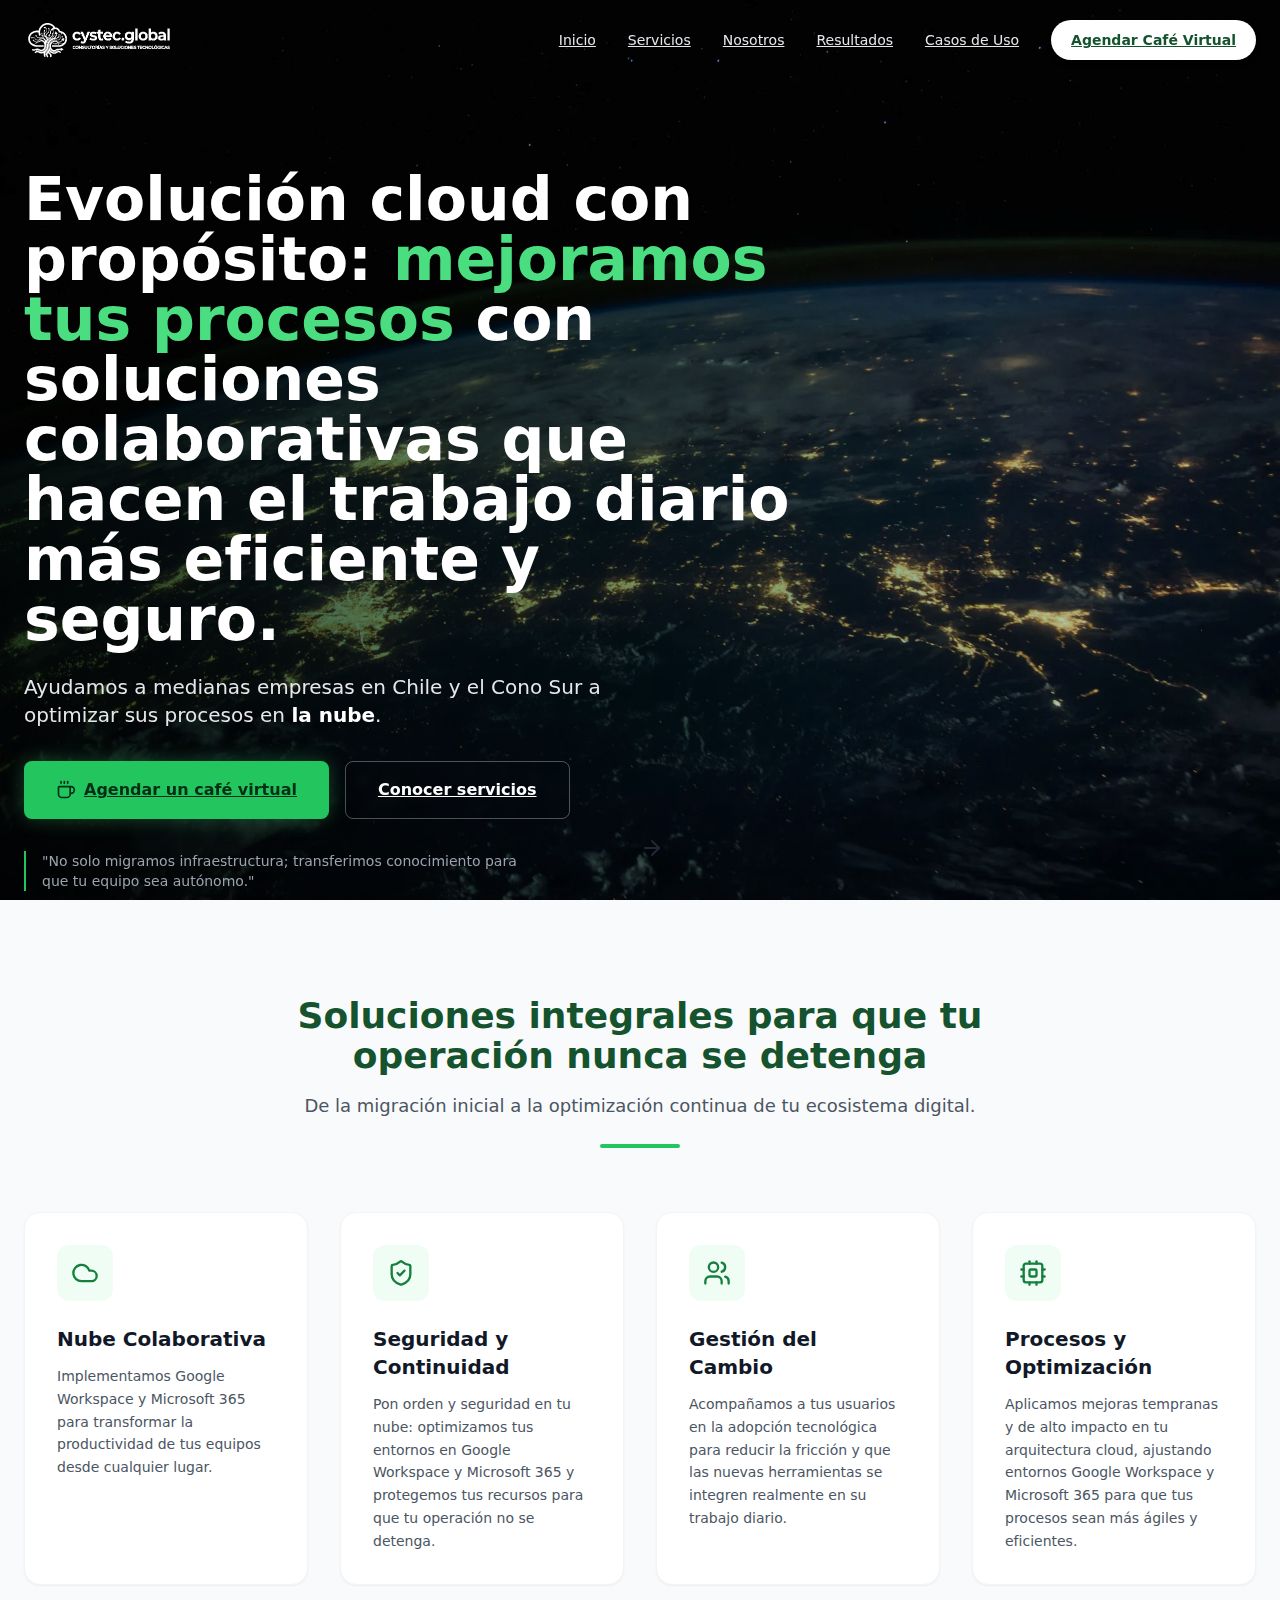
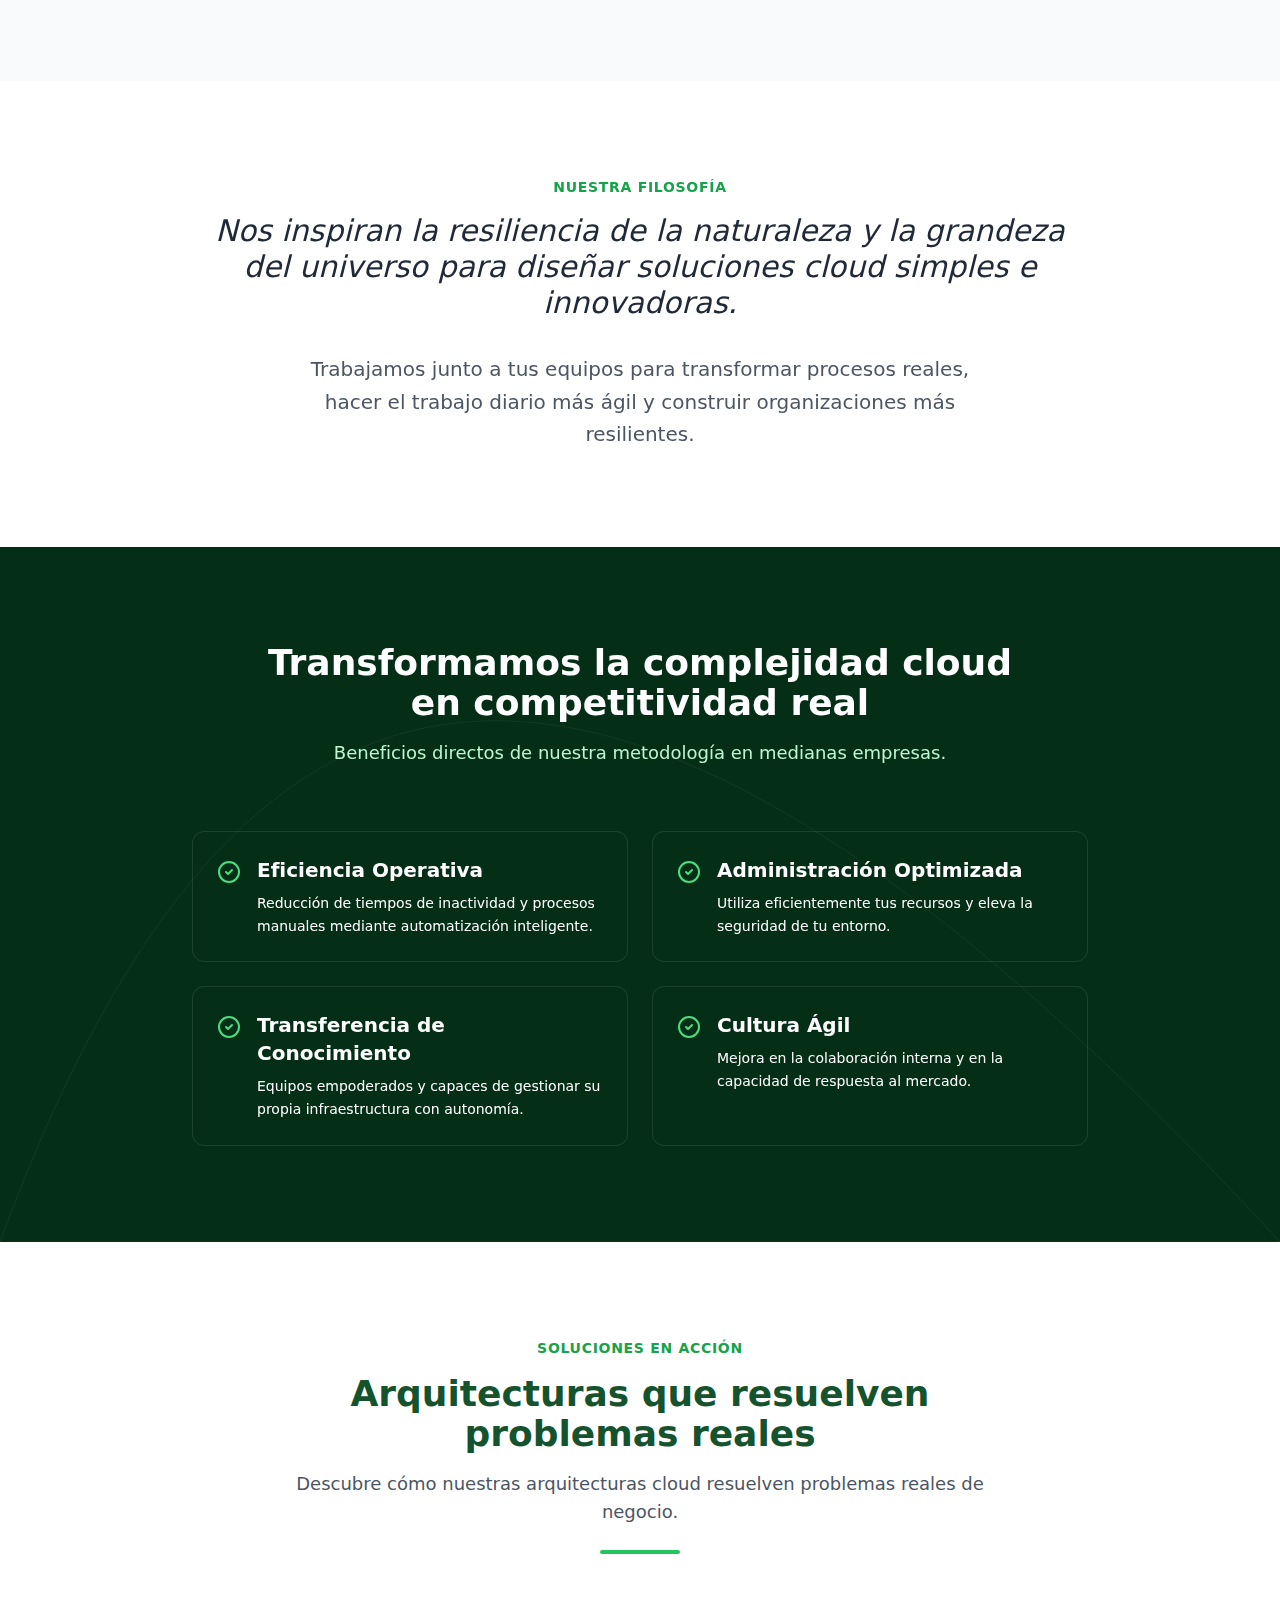
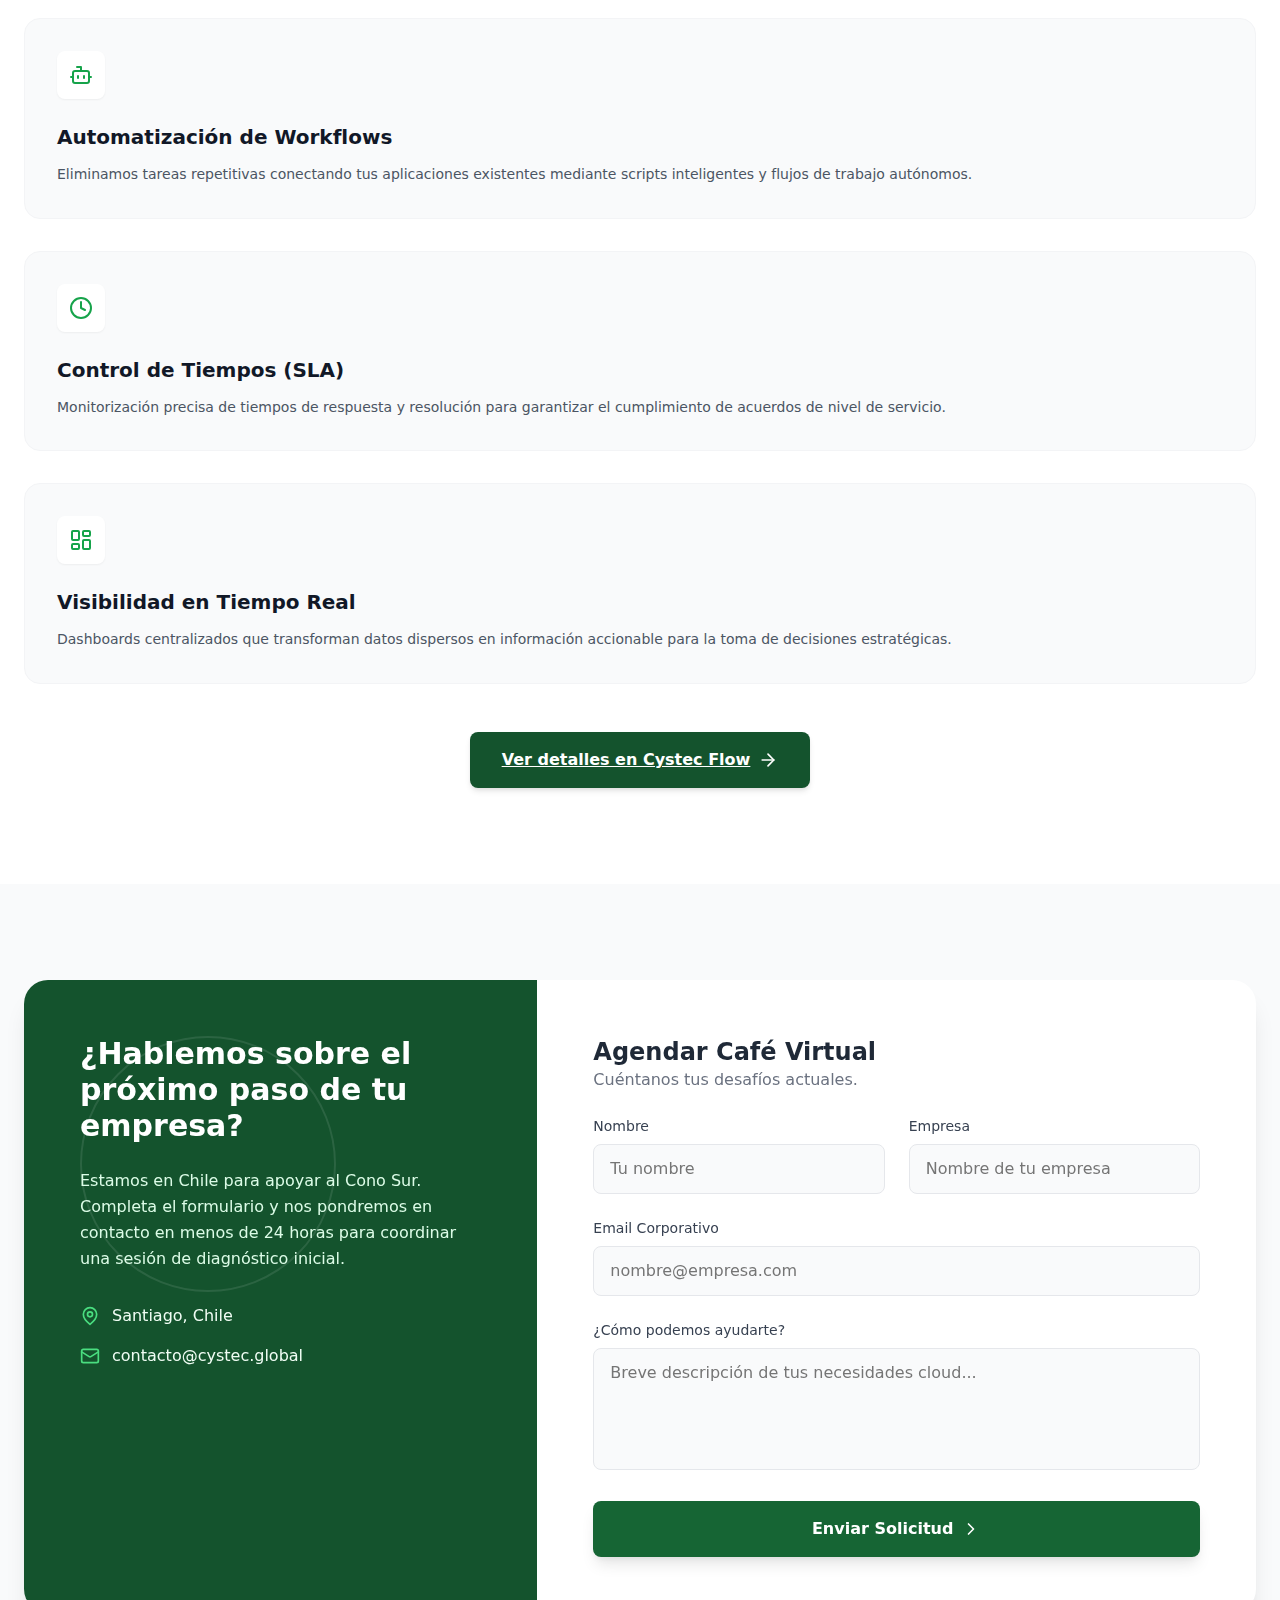
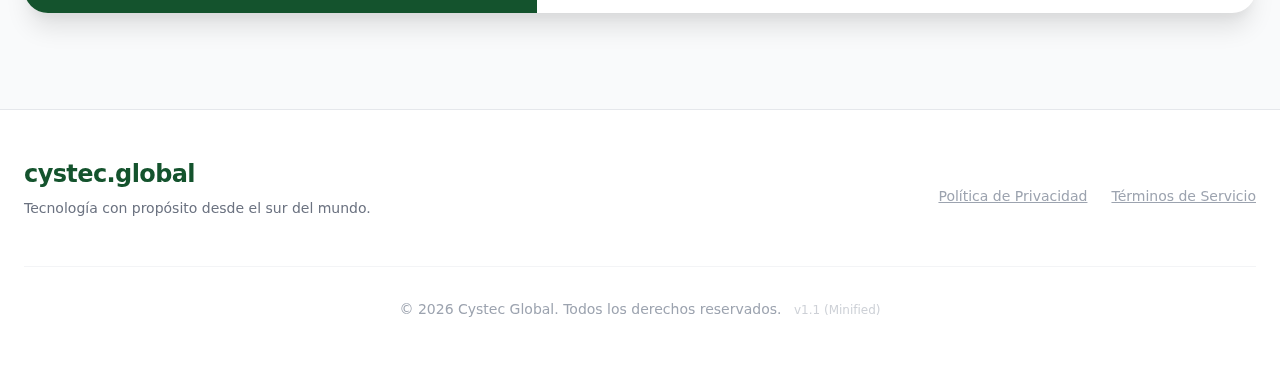
<file: index.html>
<!DOCTYPE html>
<html lang="es">

<head>
    <meta charset="UTF-8">
    <meta name="viewport" content="width=device-width, initial-scale=1.0">
    <title>cystec.global - Consultoría Cloud Estratégica</title>

    <!-- SEO Meta Tags -->
    <meta name="description"
        content="Consultoría Cloud Estratégica para empresas en Chile y Latam. Optimizamos Google Workspace, Microsoft 365 y procesos DevOps. Agenda tu café virtual.">
    <link rel="canonical" href="https://www.cystec.global/">

    <!-- Open Graph / Facebook -->
    <meta property="og:type" content="website">
    <meta property="og:url" content="https://www.cystec.global/">
    <meta property="og:title" content="Cystec Global - Evolución Cloud con Propósito">
    <meta property="og:description"
        content="Consultoría Cloud Estratégica para empresas en Chile y Latam. Optimizamos Google Workspace, Microsoft 365 y procesos DevOps. Agenda tu café virtual.">
    <meta property="og:image" content="https://www.cystec.global/hero-bg.webp">

    <!-- Twitter -->
    <meta property="twitter:card" content="summary_large_image">
    <meta property="twitter:url" content="https://www.cystec.global/">
    <meta property="twitter:title" content="Cystec Global - Evolución Cloud con Propósito">
    <meta property="twitter:description"
        content="Consultoría Cloud Estratégica para empresas en Chile y Latam. Optimizamos Google Workspace, Microsoft 365 y procesos DevOps. Agenda tu café virtual.">
    <meta property="twitter:image" content="https://cystec.global/hero-bg.webp">

    <!-- Favicon & Icons -->
    <link rel="icon" type="image/webp" href="im.webp">
    <link rel="apple-touch-icon" href="im.png">

    <!-- Tailwind CSS Compilado (Local) -->
    <link rel="stylesheet" href="assets/css/tailwind-compiled.css">

    <!-- Iconos Lucide (Local, versión estable v0.400.0) -->
    <script defer src="assets/js/lucide.min.js"></script>

    <style>
        /* Animaciones personalizadas */
        @keyframes fadeIn {
            from {
                opacity: 0;
                transform: translateY(-10px);
            }

            to {
                opacity: 1;
                transform: translateY(0);
            }
        }

        .animate-fadeIn {
            animation: fadeIn 0.3s ease-out forwards;
        }

        html {
            scroll-behavior: smooth;
        }

        /* Clase para volver blanco el logo (para fondo oscuro) */
        .filter-white {
            filter: brightness(0) invert(1);
        }
    </style>
</head>

<body class="font-sans text-gray-800 antialiased selection:bg-green-900 selection:text-white">

    <!-- --- NAVBAR --- -->
    <nav id="navbar" class="fixed w-full z-50 transition-all duration-300 py-5 bg-transparent">
        <div class="container mx-auto px-6 flex justify-between items-center">

            <!-- LOGOTIPO -->
            <a href="#" class="flex items-center gap-2 group">

                <!--
                     INSTRUCCIONES PARA TU LOGO:
                     1. Coloca tu archivo 'logotipo.png' en la misma carpeta que este archivo HTML.
                     2. Descomenta la etiqueta <img> de abajo.
                     3. Borra o comenta el <div id="temp-logo"> que está debajo.
                -->

                <img id="navbar-logo" src="logotipo.webp" alt="Cystec Global Logo"
                    class="h-10 w-auto object-contain filter-white transition-all duration-300">

                <!-- LOGO TEMPORAL (Borrar al usar imagen real) -->
                <!--
                <div id="temp-logo" class="w-8 h-8 rounded bg-gradient-to-br from-green-900 to-green-700 flex items-center justify-center text-white font-bold text-lg shadow-lg">
                    C
                </div>
                -->
                <!-- FIN LOGO TEMPORAL -->


            </a>

            <!-- Desktop Menu -->
            <div class="hidden md:flex items-center space-x-8">
                <a href="#inicio"
                    class="nav-link text-sm font-medium text-gray-200 hover:text-green-600 transition-colors">Inicio</a>
                <a href="#servicios"
                    class="nav-link text-sm font-medium text-gray-200 hover:text-green-600 transition-colors">Servicios</a>
                <a href="#nosotros"
                    class="nav-link text-sm font-medium text-gray-200 hover:text-green-600 transition-colors">Nosotros</a>
                <a href="#resultados"
                    class="nav-link text-sm font-medium text-gray-200 hover:text-green-600 transition-colors">Resultados</a>
                <a href="#casos"
                    class="nav-link text-sm font-medium text-gray-200 hover:text-green-600 transition-colors">Casos de
                    Uso</a>

                <a href="#contacto" id="cta-button"
                    class="px-5 py-2.5 rounded-full text-sm font-semibold transition-all shadow-md transform hover:-translate-y-0.5 bg-white text-green-900 hover:bg-gray-100">
                    Agendar Café Virtual
                </a>
            </div>

            <!-- Mobile Menu Button -->
            <button id="mobile-menu-btn" class="md:hidden focus:outline-none text-white">
                <i data-lucide="menu" class="w-7 h-7"></i>
            </button>
        </div>

        <!-- Mobile Menu Content -->
        <div id="mobile-menu"
            class="hidden md:hidden absolute top-full left-0 w-full bg-white shadow-xl border-t border-gray-100 flex flex-col p-6 space-y-4 animate-fadeIn">
            <a href="#inicio"
                class="mobile-link text-gray-800 font-medium py-2 hover:text-green-700 border-b border-gray-50">Inicio</a>
            <a href="#servicios"
                class="mobile-link text-gray-800 font-medium py-2 hover:text-green-700 border-b border-gray-50">Servicios</a>
            <a href="#nosotros"
                class="mobile-link text-gray-800 font-medium py-2 hover:text-green-700 border-b border-gray-50">Nosotros</a>
            <a href="#resultados"
                class="mobile-link text-gray-800 font-medium py-2 hover:text-green-700 border-b border-gray-50">Resultados</a>
            <a href="#casos"
                class="mobile-link text-gray-800 font-medium py-2 hover:text-green-700 border-b border-gray-50">Casos de
                Uso</a>
            <a href="#contacto"
                class="mobile-link w-full text-center bg-green-900 text-white py-3 rounded-lg font-semibold mt-4 hover:bg-green-800 transition-colors">
                Agendar Café Virtual
            </a>
        </div>
    </nav>

    <!-- --- HERO SECTION --- -->
    <header id="inicio" class="relative h-screen min-h-[700px] flex items-center justify-center overflow-hidden">
        <!-- Background Image with Overlay -->
        <div class="absolute inset-0 z-0">
            <!-- Imagen Tech/Cloud -->
            <img src="hero-bg.webp" alt="Infraestructura Cloud" class="w-full h-full object-cover">

            <!-- Gradient Overlay Suave -->
            <div
                class="absolute inset-0 bg-gradient-to-r from-green-950/90 via-green-900/60 to-green-900/20 mix-blend-multiply">
            </div>

            <!-- Noise texture (Local) -->
            <div class="absolute inset-0 opacity-10 mix-blend-overlay"
                style="background-image: url('assets/img/noise-texture.svg');"></div>
        </div>

        <div class="container mx-auto px-6 relative z-10 pt-32 md:pt-40">
            <div class="max-w-3xl">


                <!-- CONTENT: HERO_TITLE -->
                <h1 class="text-3xl md:text-6xl font-bold text-white leading-tight mb-6">
                    Evolución cloud con propósito: <br class="hidden md:block" />
                    <span class="text-green-400">mejoramos tus procesos</span> con soluciones colaborativas que hacen el
                    trabajo diario más eficiente y seguro.
                </h1>

                <!-- CONTENT: HERO_SUBTITLE -->
                <p class="text-lg md:text-xl text-gray-200 mb-8 leading-relaxed max-w-2xl">
                    Ayudamos a medianas empresas en Chile y el Cono Sur a optimizar sus procesos en <strong
                        class="text-white">la nube</strong>.
                </p>

                <div class="flex flex-col sm:flex-row gap-4">
                    <a href="#contacto"
                        class="flex items-center justify-center gap-2 px-8 py-4 bg-green-500 hover:bg-green-400 text-green-950 font-bold rounded-lg transition-all transform hover:scale-105 shadow-[0_0_20px_rgba(74,222,128,0.3)]">
                        <i data-lucide="coffee" class="w-5 h-5"></i>
                        Agendar un café virtual
                    </a>
                    <a href="#servicios"
                        class="flex items-center justify-center px-8 py-4 bg-transparent border border-white/30 hover:bg-white/10 text-white font-semibold rounded-lg transition-all backdrop-blur-sm">
                        Conocer servicios
                    </a>
                </div>

                <p class="mt-8 text-sm text-gray-400 max-w-lg border-l-2 border-green-500 pl-4">
                    "No solo migramos infraestructura; transferimos conocimiento para que tu equipo sea autónomo."
                </p>
            </div>
        </div>

        <!-- Scroll Indicator -->
        <div class="absolute bottom-10 left-1/2 transform -translate-x-1/2 animate-bounce text-white/50">
            <i data-lucide="arrow-right" class="w-6 h-6 rotate-90"></i>
        </div>
    </header>

    <!-- --- SERVICES SECTION --- -->
    <section id="servicios" class="py-24 bg-gray-50 relative">
        <div class="container mx-auto px-6">
            <div class="text-center max-w-3xl mx-auto mb-16">
                <h2 class="text-green-900 font-bold text-3xl md:text-4xl mb-4">Soluciones integrales para que tu
                    operación nunca se detenga</h2>
                <p class="text-gray-600 text-lg">De la migración inicial a la optimización continua de tu ecosistema
                    digital.</p>
                <div class="w-20 h-1 bg-green-500 mx-auto mt-6 rounded-full"></div>
            </div>

            <div class="grid md:grid-cols-2 lg:grid-cols-4 gap-8">
                <!-- Card 1 -->
                <div
                    class="bg-white p-8 rounded-2xl shadow-sm border border-gray-100 hover:shadow-xl hover:-translate-y-2 transition-all duration-300 group">
                    <div
                        class="w-14 h-14 bg-green-50 rounded-xl flex items-center justify-center text-green-700 mb-6 group-hover:bg-green-900 group-hover:text-green-400 transition-colors">
                        <i data-lucide="cloud" class="w-7 h-7"></i>
                    </div>
                    <!-- CONTENT: SERVICE_1 -->
                    <h3 class="text-xl font-bold text-gray-900 mb-3">Nube Colaborativa</h3>
                    <p class="text-gray-600 text-sm leading-relaxed">
                        Implementamos Google Workspace y Microsoft 365 para transformar la productividad de tus equipos
                        desde cualquier lugar.
                    </p>
                </div>

                <!-- Card 2 -->
                <div
                    class="bg-white p-8 rounded-2xl shadow-sm border border-gray-100 hover:shadow-xl hover:-translate-y-2 transition-all duration-300 group">
                    <div
                        class="w-14 h-14 bg-green-50 rounded-xl flex items-center justify-center text-green-700 mb-6 group-hover:bg-green-900 group-hover:text-green-400 transition-colors">
                        <i data-lucide="shield-check" class="w-7 h-7"></i>
                    </div>
                    <!-- CONTENT: SERVICE_2 -->
                    <h3 class="text-xl font-bold text-gray-900 mb-3">Seguridad y Continuidad</h3>
                    <p class="text-gray-600 text-sm leading-relaxed">
                        Pon orden y seguridad en tu nube: optimizamos tus entornos en Google Workspace y Microsoft 365 y
                        protegemos tus recursos para que tu operación no se detenga.
                    </p>
                </div>

                <!-- Card 3 -->
                <div
                    class="bg-white p-8 rounded-2xl shadow-sm border border-gray-100 hover:shadow-xl hover:-translate-y-2 transition-all duration-300 group">
                    <div
                        class="w-14 h-14 bg-green-50 rounded-xl flex items-center justify-center text-green-700 mb-6 group-hover:bg-green-900 group-hover:text-green-400 transition-colors">
                        <i data-lucide="users" class="w-7 h-7"></i>
                    </div>
                    <!-- CONTENT: SERVICE_3 -->
                    <h3 class="text-xl font-bold text-gray-900 mb-3">Gestión del Cambio</h3>
                    <p class="text-gray-600 text-sm leading-relaxed">
                        Acompañamos a tus usuarios en la adopción tecnológica para reducir la fricción y que las nuevas
                        herramientas se integren realmente en su trabajo diario.
                    </p>
                </div>

                <!-- Card 4 -->
                <div
                    class="bg-white p-8 rounded-2xl shadow-sm border border-gray-100 hover:shadow-xl hover:-translate-y-2 transition-all duration-300 group">
                    <div
                        class="w-14 h-14 bg-green-50 rounded-xl flex items-center justify-center text-green-700 mb-6 group-hover:bg-green-900 group-hover:text-green-400 transition-colors">
                        <i data-lucide="cpu" class="w-7 h-7"></i>
                    </div>
                    <!-- CONTENT: SERVICE_4 -->
                    <h3 class="text-xl font-bold text-gray-900 mb-3">Procesos y Optimización</h3>
                    <p class="text-gray-600 text-sm leading-relaxed">
                        Aplicamos mejoras tempranas y de alto impacto en tu arquitectura cloud, ajustando entornos
                        Google Workspace y Microsoft 365 para que tus procesos sean más ágiles y eficientes.
                    </p>
                </div>
            </div>
        </div>
    </section>

    <!-- --- ABOUT US (Philosophy) --- -->
    <section id="nosotros" class="py-24 bg-white overflow-hidden">
        <div class="container mx-auto px-6">
            <div class="container mx-auto px-6">
                <!-- CONTENT: NOSOTROS_BLOCK -->
                <div class="max-w-4xl mx-auto text-center">
                    <span class="text-green-600 font-bold tracking-wider text-sm uppercase mb-4 block">NUESTRA
                        FILOSOFÍA</span>

                    <h2 class="text-2xl md:text-3xl font-medium text-gray-800 mb-8 italic">
                        Nos inspiran la resiliencia de la naturaleza y la grandeza del universo para diseñar soluciones
                        cloud simples e innovadoras.
                    </h2>

                    <p class="text-xl text-gray-600 leading-relaxed max-w-2xl mx-auto">
                        Trabajamos junto a tus equipos para transformar procesos reales, hacer el trabajo diario más
                        ágil y construir organizaciones más resilientes.
                    </p>
                </div>
            </div>
        </div>
    </section>

    <!-- --- RESULTS SECTION --- -->
    <section id="resultados" class="py-24 bg-green-950 text-white relative">
        <div class="absolute inset-0 opacity-10 pointer-events-none overflow-hidden">
            <svg class="w-full h-full" viewBox="0 0 100 100" preserveAspectRatio="none">
                <path d="M0 100 C 20 0 50 0 100 100 Z" fill="none" stroke="white" vector-effect="non-scaling-stroke"
                    stroke-width="0.5" />
            </svg>
        </div>

        <div class="container mx-auto px-6 relative z-10">
            <div class="text-center max-w-3xl mx-auto mb-16">
                <h2 class="font-bold text-3xl md:text-4xl mb-4 text-white">Transformamos la complejidad cloud en
                    competitividad real</h2>
                <p class="text-green-200 text-lg">Beneficios directos de nuestra metodología en medianas empresas.</p>
            </div>

            <div class="grid md:grid-cols-2 gap-6 max-w-4xl mx-auto">
                <!-- Result Item 1 -->
                <div
                    class="flex items-start gap-4 p-6 bg-white/5 rounded-xl border border-white/10 hover:bg-white/10 transition-colors">
                    <div class="mt-1 flex-shrink-0">
                        <i data-lucide="check-circle-2" class="text-green-400 w-6 h-6"></i>
                    </div>
                    <div>
                        <h4 class="text-xl font-bold text-white mb-2">Eficiencia Operativa</h4>
                        <p class="text-green-100/80 text-sm leading-relaxed">Reducción de tiempos de inactividad y
                            procesos manuales mediante automatización inteligente.</p>
                    </div>
                </div>
                <!-- Result Item 2 -->
                <div
                    class="flex items-start gap-4 p-6 bg-white/5 rounded-xl border border-white/10 hover:bg-white/10 transition-colors">
                    <div class="mt-1 flex-shrink-0">
                        <i data-lucide="check-circle-2" class="text-green-400 w-6 h-6"></i>
                    </div>
                    <div>
                        <!-- CONTENT: RESULTS_ITEM_2 -->
                        <h4 class="text-xl font-bold text-white mb-2">Administración Optimizada</h4>
                        <p class="text-green-100/80 text-sm leading-relaxed">
                            Utiliza eficientemente tus recursos y eleva la seguridad de tu entorno.
                        </p>
                    </div>
                </div>
                <!-- Result Item 3 -->
                <div
                    class="flex items-start gap-4 p-6 bg-white/5 rounded-xl border border-white/10 hover:bg-white/10 transition-colors">
                    <div class="mt-1 flex-shrink-0">
                        <i data-lucide="check-circle-2" class="text-green-400 w-6 h-6"></i>
                    </div>
                    <div>
                        <h4 class="text-xl font-bold text-white mb-2">Transferencia de Conocimiento</h4>
                        <p class="text-green-100/80 text-sm leading-relaxed">Equipos empoderados y capaces de gestionar
                            su propia infraestructura con autonomía.</p>
                    </div>
                </div>
                <!-- Result Item 4 -->
                <div
                    class="flex items-start gap-4 p-6 bg-white/5 rounded-xl border border-white/10 hover:bg-white/10 transition-colors">
                    <div class="mt-1 flex-shrink-0">
                        <i data-lucide="check-circle-2" class="text-green-400 w-6 h-6"></i>
                    </div>
                    <div>
                        <h4 class="text-xl font-bold text-white mb-2">Cultura Ágil</h4>
                        <p class="text-green-100/80 text-sm leading-relaxed">Mejora en la colaboración interna y en la
                            capacidad de respuesta al mercado.</p>
                    </div>
                </div>
            </div>
        </div>
    </section>

    <!-- --- CASOS DE USO SECTION --- -->
    <section id="casos" class="py-24 bg-white relative scroll-mt-24">
        <div class="container mx-auto px-6">
            <div class="text-center max-w-3xl mx-auto mb-16">
                <span class="text-green-600 font-bold tracking-wider text-sm uppercase mb-4 block">Soluciones en
                    Acción</span>
                <h2 class="text-green-900 font-bold text-3xl md:text-4xl mb-4">Arquitecturas que resuelven problemas
                    reales</h2>
                <p class="text-gray-600 text-lg">Descubre cómo nuestras arquitecturas cloud resuelven problemas reales
                    de negocio.</p>
                <div class="w-20 h-1 bg-green-500 mx-auto mt-6 rounded-full"></div>
            </div>

            <div class="grid md:grid-cols-3 gap-8 mb-12">
                <!-- Card 1: Automatización -->
                <div
                    class="bg-gray-50 p-8 rounded-2xl border border-gray-100 hover:shadow-lg hover:-translate-y-1 transition-all duration-300">
                    <div
                        class="w-12 h-12 bg-white rounded-lg flex items-center justify-center text-green-600 mb-6 shadow-sm">
                        <i data-lucide="bot" class="w-6 h-6"></i>
                    </div>
                    <h3 class="text-xl font-bold text-gray-900 mb-3">Automatización de Workflows</h3>
                    <p class="text-gray-600 text-sm leading-relaxed">
                        Eliminamos tareas repetitivas conectando tus aplicaciones existentes mediante scripts
                        inteligentes y flujos de trabajo autónomos.
                    </p>
                </div>

                <!-- Card 2: Control de Tiempos -->
                <div
                    class="bg-gray-50 p-8 rounded-2xl border border-gray-100 hover:shadow-lg hover:-translate-y-1 transition-all duration-300">
                    <div
                        class="w-12 h-12 bg-white rounded-lg flex items-center justify-center text-green-600 mb-6 shadow-sm">
                        <i data-lucide="clock" class="w-6 h-6"></i>
                    </div>
                    <h3 class="text-xl font-bold text-gray-900 mb-3">Control de Tiempos (SLA)</h3>
                    <p class="text-gray-600 text-sm leading-relaxed">
                        Monitorización precisa de tiempos de respuesta y resolución para garantizar el cumplimiento de
                        acuerdos de nivel de servicio.
                    </p>
                </div>

                <!-- Card 3: Visibilidad -->
                <div
                    class="bg-gray-50 p-8 rounded-2xl border border-gray-100 hover:shadow-lg hover:-translate-y-1 transition-all duration-300">
                    <div
                        class="w-12 h-12 bg-white rounded-lg flex items-center justify-center text-green-600 mb-6 shadow-sm">
                        <i data-lucide="layout-dashboard" class="w-6 h-6"></i>
                    </div>
                    <h3 class="text-xl font-bold text-gray-900 mb-3">Visibilidad en Tiempo Real</h3>
                    <p class="text-gray-600 text-sm leading-relaxed">
                        Dashboards centralizados que transforman datos dispersos en información accionable para la toma
                        de decisiones estratégicas.
                    </p>
                </div>
            </div>

            <!-- CTA Button -->
            <div class="flex justify-center">
                <a href="https://flow.cystec.global/" target="_blank"
                    class="flex items-center gap-2 px-8 py-4 bg-green-900 hover:bg-green-800 text-white font-bold rounded-lg transition-all shadow-md hover:shadow-lg transform hover:-translate-y-1">
                    <span>Ver detalles en Cystec Flow</span>
                    <i data-lucide="arrow-right" class="w-5 h-5"></i>
                </a>
            </div>
        </div>
    </section>

    <!-- --- CONTACT SECTION --- -->
    <section id="contacto" class="py-24 bg-gray-50">
        <div class="container mx-auto px-6">
            <div class="bg-white rounded-3xl shadow-xl overflow-hidden flex flex-col md:flex-row">

                <!-- Contact Info -->
                <div
                    class="md:w-5/12 bg-green-900 p-10 md:p-14 text-white flex flex-col justify-between relative overflow-hidden">
                    <div
                        class="absolute inset-0 bg-[url('https://images.unsplash.com/photo-1558494949-ef526b0042a0?ixlib=rb-4.0.3&auto=format&fit=crop&w=1000&q=80')] opacity-25 mix-blend-hard-light bg-cover bg-center">
                    </div>

                    <div class="relative z-10">
                        <h3 class="text-2xl md:text-3xl font-bold mb-6">¿Hablemos sobre el próximo paso de tu empresa?
                        </h3>
                        <p class="text-green-100 mb-8 leading-relaxed">
                            Estamos en Chile para apoyar al Cono Sur. Completa el formulario y nos pondremos en contacto
                            en menos de 24 horas para coordinar una sesión de diagnóstico inicial.
                        </p>

                        <div class="space-y-4 text-green-50">
                            <div class="flex items-center gap-3">
                                <i data-lucide="map-pin" class="text-green-400 w-5 h-5"></i>
                                <span>Santiago, Chile</span>
                            </div>
                            <div class="flex items-center gap-3">
                                <i data-lucide="mail" class="text-green-400 w-5 h-5"></i>
                                <span>contacto@cystec.global</span>
                            </div>
                            <!-- REMOVED: LinkedIn Block as requested -->
                        </div>
                    </div>
                    <div class="absolute -bottom-20 -right-20 w-64 h-64 border-2 border-white/10 rounded-full"></div>
                </div>

                <!-- Form Side -->
                <div class="md:w-7/12 p-10 md:p-14 relative">

                    <!-- Contenedor del Mensaje de Éxito (Oculto por defecto) -->
                    <div id="success-message"
                        class="hidden h-full flex flex-col items-center justify-center text-center animate-fadeIn p-6">
                        <div class="w-20 h-20 bg-green-100 rounded-full flex items-center justify-center mb-6">
                            <i data-lucide="check-circle" class="text-green-600 w-10 h-10"></i>
                        </div>
                        <h3 class="text-2xl font-bold text-gray-900 mb-2">¡Mensaje Enviado!</h3>
                        <p class="text-gray-600 mb-8">
                            Gracias por contactarnos. Hemos recibido tu solicitud y te responderemos en menos de 24
                            horas.
                        </p>
                        <button onclick="resetForm()"
                            class="text-green-700 font-semibold hover:text-green-800 hover:underline">
                            Enviar otro mensaje
                        </button>
                    </div>

                    <!-- Formulario -->
                    <div id="form-container">
                        <div class="mb-6">
                            <h4 class="text-2xl font-bold text-gray-800">Agendar Café Virtual</h4>
                            <p class="text-gray-500">Cuéntanos tus desafíos actuales.</p>
                        </div>

                        <form id="contact-form" class="space-y-6">
                            <div class="grid md:grid-cols-2 gap-6">
                                <div>
                                    <label class="block text-sm font-medium text-gray-700 mb-2">Nombre</label>
                                    <input type="text" name="nombre" required
                                        class="w-full px-4 py-3 rounded-lg bg-gray-50 border border-gray-200 focus:border-green-500 focus:ring-2 focus:ring-green-200 outline-none transition-all"
                                        placeholder="Tu nombre">
                                </div>
                                <div>
                                    <label class="block text-sm font-medium text-gray-700 mb-2">Empresa</label>
                                    <input type="text" name="empresa" required
                                        class="w-full px-4 py-3 rounded-lg bg-gray-50 border border-gray-200 focus:border-green-500 focus:ring-2 focus:ring-green-200 outline-none transition-all"
                                        placeholder="Nombre de tu empresa">
                                </div>
                            </div>

                            <div>
                                <label class="block text-sm font-medium text-gray-700 mb-2">Email Corporativo</label>
                                <input type="email" name="email" required
                                    class="w-full px-4 py-3 rounded-lg bg-gray-50 border border-gray-200 focus:border-green-500 focus:ring-2 focus:ring-green-200 outline-none transition-all"
                                    placeholder="nombre@empresa.com">
                            </div>

                            <div>
                                <label class="block text-sm font-medium text-gray-700 mb-2">¿Cómo podemos
                                    ayudarte?</label>
                                <textarea rows="4" name="mensaje" required
                                    class="w-full px-4 py-3 rounded-lg bg-gray-50 border border-gray-200 focus:border-green-500 focus:ring-2 focus:ring-green-200 outline-none transition-all resize-none"
                                    placeholder="Breve descripción de tus necesidades cloud..."></textarea>
                            </div>

                            <div id="error-message"
                                class="hidden p-3 bg-red-50 text-red-700 rounded-lg text-sm border border-red-200">
                                Hubo un error al enviar el mensaje. Por favor intenta nuevamente.
                            </div>

                            <button type="submit" id="submit-btn"
                                class="w-full py-4 bg-green-800 hover:bg-green-700 text-white font-bold rounded-lg shadow-lg hover:shadow-xl transform hover:-translate-y-1 transition-all flex items-center justify-center gap-2">
                                <span>Enviar Solicitud</span>
                                <i data-lucide="chevron-right" class="w-5 h-5"></i>
                            </button>
                        </form>
                    </div>
                </div>

            </div>
        </div>
    </section>

    <!-- --- FOOTER --- -->
    <footer class="bg-white border-t border-gray-200 py-12">
        <div class="container mx-auto px-6">
            <div class="flex flex-col md:flex-row justify-between items-center">
                <div class="mb-4 md:mb-0">
                    <span class="text-2xl font-bold text-green-900 tracking-tight">
                        cystec<span class="font-light">.global</span>
                    </span>
                    <p class="text-gray-500 text-sm mt-2">Tecnología con propósito desde el sur del mundo.</p>
                </div>

                <div class="flex space-x-6">
                    <a href="#" class="text-gray-400 hover:text-green-700 transition-colors text-sm">Política de
                        Privacidad</a>
                    <a href="#" class="text-gray-400 hover:text-green-700 transition-colors text-sm">Términos de
                        Servicio</a>
                </div>
            </div>
            <div class="text-center mt-8 pt-8 border-t border-gray-100 text-gray-400 text-sm">
                &copy; <span id="year"></span> Cystec Global. Todos los derechos reservados. <span
                    class="opacity-50 text-xs ml-2">v1.1 (Minified)</span>
            </div>
        </div>
    </footer>

    <!-- --- JAVASCRIPT LOGIC --- -->
    <script>
        // --- CAPA 1: Inicialización Defensiva de Iconos ---
        // Esperar a que el DOM y scripts diferidos estén listos
        document.addEventListener('DOMContentLoaded', function () {
            // Dar un pequeño delay adicional para scripts defer
            setTimeout(function () {
                try {
                    if (typeof lucide !== 'undefined' && lucide.createIcons) {
                        lucide.createIcons();
                        console.log('✅ Lucide Icons initialized successfully');
                    } else {
                        console.warn('⚠️  Lucide library not loaded. Icons will be missing but site remains functional.');
                    }
                } catch (error) {
                    console.error('❌ Error initializing Lucide Icons:', error);
                    // El sitio CONTINÚA funcionando sin iconos
                }
            }, 50);
        });

        // --- CAPA 2: Lógica de Negocio Crítica (SIEMPRE SE EJECUTA) ---
        document.getElementById('year').textContent = new Date().getFullYear();

        // --- 2. Lógica del Navbar (Scroll y Menú Móvil) ---
        const navbar = document.getElementById('navbar');
        const mobileMenuBtn = document.getElementById('mobile-menu-btn');
        const mobileMenu = document.getElementById('mobile-menu');
        const mobileLinks = document.querySelectorAll('.mobile-link');
        const navLinks = document.querySelectorAll('.nav-link');
        const ctaButton = document.getElementById('cta-button');
        const navbarLogo = document.getElementById('navbar-logo');

        const menuIcon = mobileMenuBtn.querySelector('svg');

        // Función para actualizar el estilo del navbar al hacer scroll
        function updateNavbar() {
            if (window.scrollY > 50) {
                // Estado: Scrolled (Fondo blanco, texto oscuro)
                navbar.classList.add('bg-white', 'shadow-md', 'py-3');
                navbar.classList.remove('bg-transparent', 'py-5');



                navLinks.forEach(link => {
                    link.classList.remove('text-gray-200');
                    link.classList.add('text-gray-700');
                });

                ctaButton.classList.remove('bg-white', 'text-green-900', 'hover:bg-gray-100');
                ctaButton.classList.add('bg-green-900', 'text-white', 'hover:bg-green-800');

                mobileMenuBtn.classList.remove('text-white');
                mobileMenuBtn.classList.add('text-gray-800');
                // Logo: Volver a original (color)
                if (navbarLogo) navbarLogo.classList.remove('filter-white');

            } else {
                // Estado: Top (Transparente, texto blanco)
                navbar.classList.remove('bg-white', 'shadow-md', 'py-3');
                navbar.classList.add('bg-transparent', 'py-5');



                navLinks.forEach(link => {
                    link.classList.add('text-gray-200');
                    link.classList.remove('text-gray-700');
                });

                ctaButton.classList.add('bg-white', 'text-green-900', 'hover:bg-gray-100');
                ctaButton.classList.remove('bg-green-900', 'text-white', 'hover:bg-green-800');

                mobileMenuBtn.classList.add('text-white');
                mobileMenuBtn.classList.remove('text-gray-800');
                // Logo: Volver a blanco (filtro)
                if (navbarLogo) navbarLogo.classList.add('filter-white');

            }
        }

        window.addEventListener('scroll', updateNavbar);
        updateNavbar(); // Ejecutar al cargar

        // Toggle Menú Móvil
        mobileMenuBtn.addEventListener('click', () => {
            mobileMenu.classList.toggle('hidden');
        });

        // Cerrar menú al hacer click en un link
        mobileLinks.forEach(link => {
            link.addEventListener('click', () => {
                mobileMenu.classList.add('hidden');
            });
        });

        // --- 3. Lógica del Formulario (Formspree AJAX) ---

        // Endpoint de Formspree en producción
        const FORMSPREE_ENDPOINT = 'https://formspree.io/f/xpqdlbjb';

        const form = document.getElementById('contact-form');
        const formContainer = document.getElementById('form-container');
        const successMessage = document.getElementById('success-message');
        const errorMessage = document.getElementById('error-message');
        const submitBtn = document.getElementById('submit-btn');
        const originalBtnContent = submitBtn.innerHTML;

        form.addEventListener('submit', async function (e) {
            e.preventDefault();

            // Estado: Enviando
            submitBtn.disabled = true;
            submitBtn.innerHTML = `
                <i data-lucide="loader-2" class="w-5 h-5 animate-spin"></i>
                <span>Enviando...</span>
            `;

            // Re-renderizar icono de carga (con protección)
            try {
                if (typeof lucide !== 'undefined' && lucide.createIcons) {
                    lucide.createIcons();
                }
            } catch (e) {
                console.warn('Icon re-render failed, continuing anyway');
            }

            const formData = new FormData(form);
            const data = Object.fromEntries(formData.entries());

            try {
                const response = await fetch(FORMSPREE_ENDPOINT, {
                    method: 'POST',
                    headers: {
                        'Content-Type': 'application/json'
                    },
                    body: JSON.stringify(data)
                });

                if (response.ok) {
                    // Éxito
                    formContainer.classList.add('hidden');
                    successMessage.classList.remove('hidden');
                    form.reset();
                } else {
                    throw new Error('Error en el envío');
                }
            } catch (error) {
                // Error
                errorMessage.classList.remove('hidden');
                setTimeout(() => errorMessage.classList.add('hidden'), 5000);
            } finally {
                // Restaurar botón
                submitBtn.disabled = false;
                submitBtn.innerHTML = originalBtnContent;

                // Restaurar iconos del botón (con protección)
                try {
                    if (typeof lucide !== 'undefined' && lucide.createIcons) {
                        lucide.createIcons();
                    }
                } catch (e) {
                    console.warn('Icon restore failed, continuing anyway');
                }
            }
        });

        function resetForm() {
            successMessage.classList.add('hidden');
            formContainer.classList.remove('hidden');
        }

    </script>
</body>

</html>
</file>
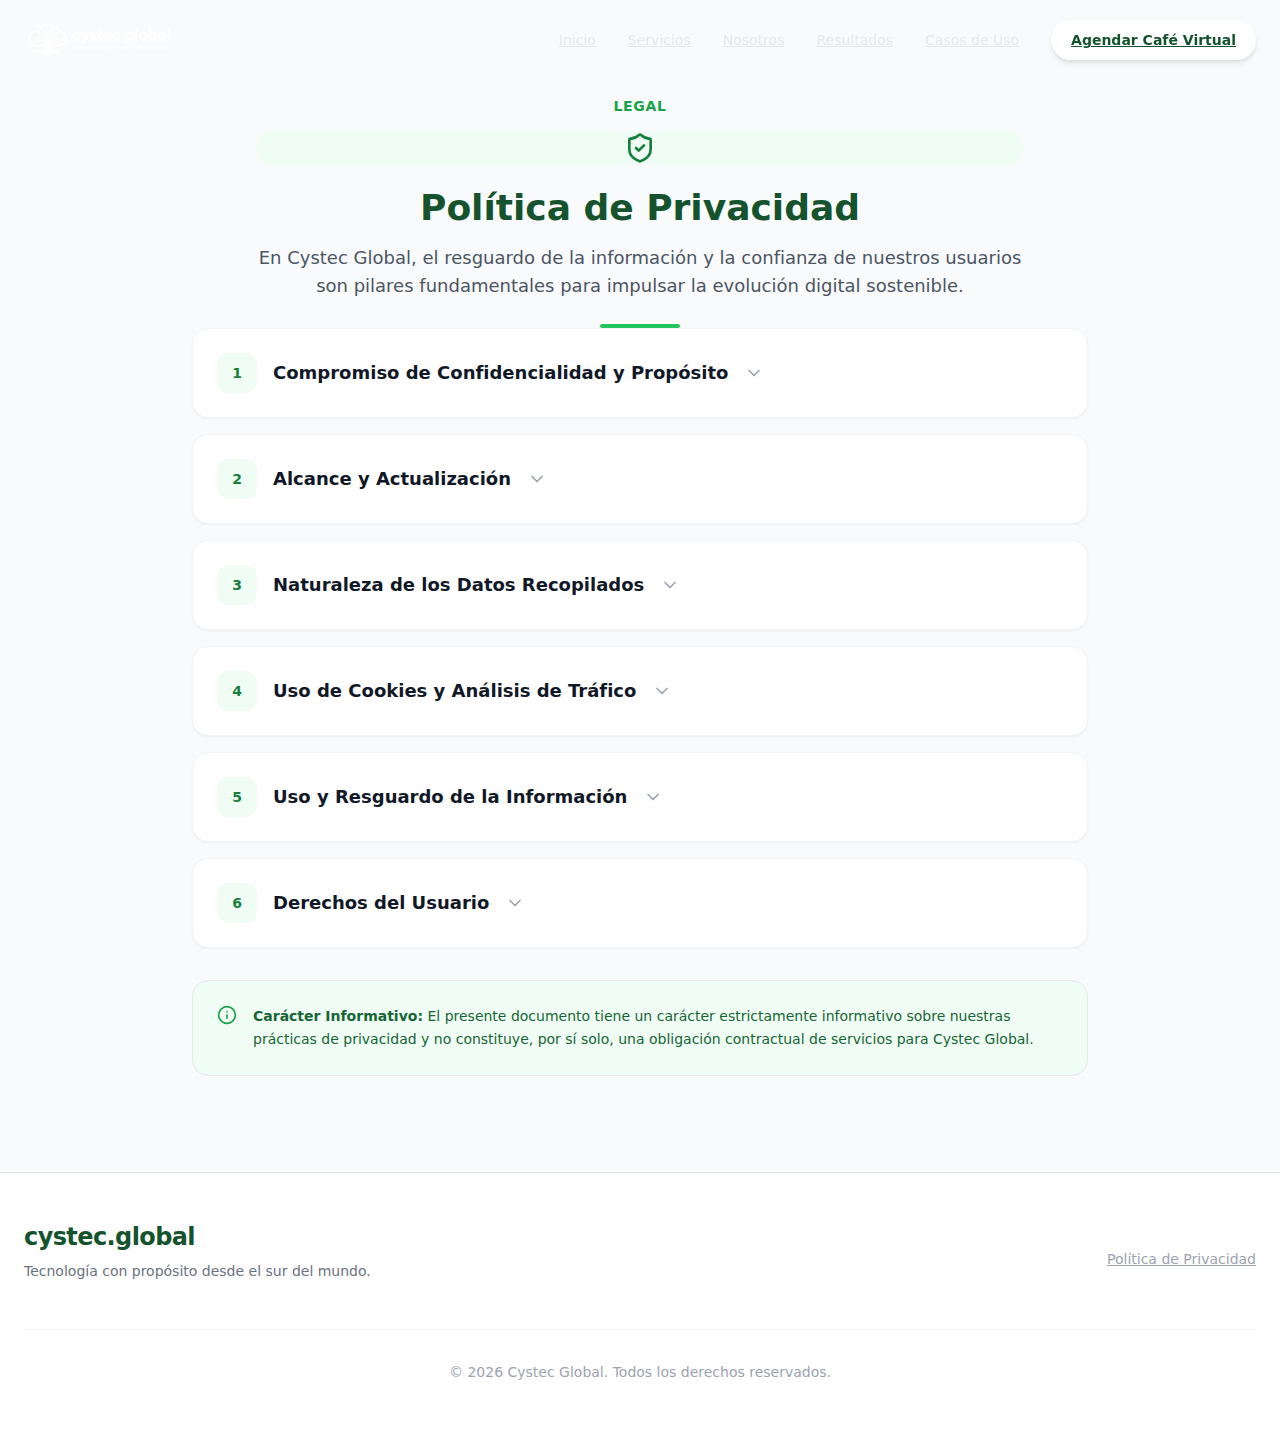
<file: politica-privacidad.html>
<!DOCTYPE html>
<html lang="es">

<head>
    <meta charset="UTF-8">
    <meta name="viewport" content="width=device-width, initial-scale=1.0">
    <title>Política de Privacidad - Cystec Global</title>

    <!-- SEO Meta Tags -->
    <meta name="description"
        content="Consultoría Cloud Estratégica para empresas en Chile y Latam. Optimizamos Google Workspace, Microsoft 365 y procesos DevOps. Agenda tu café virtual.">
    <link rel="canonical" href="https://www.cystec.global/">

    <!-- Open Graph / Facebook -->
    <meta property="og:type" content="website">
    <meta property="og:url" content="https://www.cystec.global/">
    <meta property="og:title" content="Cystec Global - Evolución Cloud con Propósito">
    <meta property="og:description"
        content="Consultoría Cloud Estratégica para empresas en Chile y Latam. Optimizamos Google Workspace, Microsoft 365 y procesos DevOps. Agenda tu café virtual.">
    <meta property="og:image" content="https://www.cystec.global/hero-bg.webp">

    <!-- Twitter -->
    <meta property="twitter:card" content="summary_large_image">
    <meta property="twitter:url" content="https://www.cystec.global/">
    <meta property="twitter:title" content="Cystec Global - Evolución Cloud con Propósito">
    <meta property="twitter:description"
        content="Consultoría Cloud Estratégica para empresas en Chile y Latam. Optimizamos Google Workspace, Microsoft 365 y procesos DevOps. Agenda tu café virtual.">
    <meta property="twitter:image" content="https://cystec.global/hero-bg.webp">

    <!-- Favicon & Icons -->
    <link rel="icon" type="image/webp" href="im.webp">
    <link rel="apple-touch-icon" href="im.png">

    <!-- Tailwind CSS Compilado (Local) -->
    <link rel="stylesheet" href="assets/css/tailwind-compiled.css">

    <!-- Iconos Lucide (Local, versión estable v0.400.0) -->
    <script defer src="assets/js/lucide.min.js"></script>

    <style>
        /* Animaciones personalizadas */
        @keyframes fadeIn {
            from {
                opacity: 0;
                transform: translateY(-10px);
            }

            to {
                opacity: 1;
                transform: translateY(0);
            }
        }

        .animate-fadeIn {
            animation: fadeIn 0.3s ease-out forwards;
        }

        html {
            scroll-behavior: smooth;
        }

        /* Clase para volver blanco el logo (para fondo oscuro) */
        .filter-white {
            filter: brightness(0) invert(1);
        }
    </style>
</head>

<body class="font-sans text-gray-800 antialiased selection:bg-green-900 selection:text-white">

    <!-- --- NAVBAR --- -->
    <nav id="navbar" class="fixed w-full z-50 transition-all duration-300 py-5 bg-transparent">
        <div class="container mx-auto px-6 flex justify-between items-center">

            <!-- LOGOTIPO -->
            <a href="#" class="flex items-center gap-2 group">

                <!--
                     INSTRUCCIONES PARA TU LOGO:
                     1. Coloca tu archivo 'logotipo.png' en la misma carpeta que este archivo HTML.
                     2. Descomenta la etiqueta <img> de abajo.
                     3. Borra o comenta el <div id="temp-logo"> que está debajo.
                -->

                <img id="navbar-logo" src="logotipo.webp" alt="Cystec Global Logo"
                    class="h-10 w-auto object-contain filter-white transition-all duration-300">

                <!-- LOGO TEMPORAL (Borrar al usar imagen real) -->
                <!--
                <div id="temp-logo" class="w-8 h-8 rounded bg-gradient-to-br from-green-900 to-green-700 flex items-center justify-center text-white font-bold text-lg shadow-lg">
                    C
                </div>
                -->
                <!-- FIN LOGO TEMPORAL -->


            </a>

            <!-- Desktop Menu -->
            <div class="hidden md:flex items-center space-x-8">
                <a href="index.html#inicio"
                    class="nav-link text-sm font-medium text-gray-200 hover:text-green-600 transition-colors">Inicio</a>
                <a href="index.html#servicios"
                    class="nav-link text-sm font-medium text-gray-200 hover:text-green-600 transition-colors">Servicios</a>
                <a href="index.html#nosotros"
                    class="nav-link text-sm font-medium text-gray-200 hover:text-green-600 transition-colors">Nosotros</a>
                <a href="index.html#resultados"
                    class="nav-link text-sm font-medium text-gray-200 hover:text-green-600 transition-colors">Resultados</a>
                <a href="index.html#casos"
                    class="nav-link text-sm font-medium text-gray-200 hover:text-green-600 transition-colors">Casos de
                    Uso</a>

                <a href="index.html#contacto" id="cta-button"
                    class="px-5 py-2.5 rounded-full text-sm font-semibold transition-all shadow-md transform hover:-translate-y-0.5 bg-white text-green-900 hover:bg-gray-100">
                    Agendar Café Virtual
                </a>
            </div>

            <!-- Mobile Menu Button -->
            <button id="mobile-menu-btn" class="md:hidden focus:outline-none text-white">
                <i data-lucide="menu" class="w-7 h-7"></i>
            </button>
        </div>

        <!-- Mobile Menu Content -->
        <div id="mobile-menu"
            class="hidden md:hidden absolute top-full left-0 w-full bg-white shadow-xl border-t border-gray-100 flex flex-col p-6 space-y-4 animate-fadeIn">
            <a href="index.html#inicio"
                class="mobile-link text-gray-800 font-medium py-2 hover:text-green-700 border-b border-gray-50">Inicio</a>
            <a href="index.html#servicios"
                class="mobile-link text-gray-800 font-medium py-2 hover:text-green-700 border-b border-gray-50">Servicios</a>
            <a href="index.html#nosotros"
                class="mobile-link text-gray-800 font-medium py-2 hover:text-green-700 border-b border-gray-50">Nosotros</a>
            <a href="index.html#resultados"
                class="mobile-link text-gray-800 font-medium py-2 hover:text-green-700 border-b border-gray-50">Resultados</a>
            <a href="index.html#casos"
                class="mobile-link text-gray-800 font-medium py-2 hover:text-green-700 border-b border-gray-50">Casos de
                Uso</a>
            <a href="index.html#contacto"
                class="mobile-link w-full text-center bg-green-900 text-white py-3 rounded-lg font-semibold mt-4 hover:bg-green-800 transition-colors">
                Agendar Café Virtual
            </a>
        </div>
    </nav>

    <!-- --- POLÍTICA DE PRIVACIDAD --- -->
    <section id="politica-privacidad" class="py-24 bg-gray-50 scroll-mt-24">
        <div class="container mx-auto px-6">
            <div class="text-center max-w-3xl mx-auto mb-14">
                <span class="text-green-600 font-bold tracking-wider text-sm uppercase mb-4 block">
                    Legal
                </span>
                <div
                    class="w-16 h-16 bg-green-50 rounded-2xl flex items-center justify-center text-green-700 mx-auto mb-6">
                    <i data-lucide="shield-check" class="w-8 h-8"></i>
                </div>
                <h2 class="text-green-900 font-bold text-3xl md:text-4xl mb-4">
                    Política de Privacidad
                </h2>
                <p class="text-gray-600 text-lg">
                    En Cystec Global, el resguardo de la información y la confianza de nuestros
                    usuarios son pilares fundamentales para impulsar la evolución digital sostenible.
                </p>
                <div class="w-20 h-1 bg-green-500 mx-auto mt-6 rounded-full"></div>
            </div>

            <div class="max-w-4xl mx-auto space-y-4">
                <!-- Artículo 1 -->
                <details
                    class="group bg-white rounded-2xl border border-gray-100 shadow-sm hover:shadow-md transition-all duration-300">
                    <summary
                        class="flex items-center gap-4 p-6 cursor-pointer list-none select-none hover:bg-gray-50 rounded-2xl transition-colors">
                        <span
                            class="w-10 h-10 flex-shrink-0 bg-green-50 rounded-xl flex items-center justify-center text-green-700 font-bold text-sm group-open:bg-green-900 group-open:text-green-400 transition-colors">
                            1
                        </span>
                        <h3 class="text-gray-900 font-bold text-lg flex-1">
                            Compromiso de Confidencialidad y Propósito
                        </h3>
                        <i data-lucide="chevron-down"
                            class="w-5 h-5 text-gray-400 transition-transform group-open:rotate-180"></i>
                    </summary>
                    <div class="px-6 pb-6 pl-20 text-gray-600 text-sm leading-relaxed border-t border-gray-50 pt-4">
                        <p>Nuestro objetivo primordial es asegurar que la información recopilada a través de nuestros
                            canales oficiales permanezca bajo estrictos estándares de seguridad y reserva. Los datos
                            suministrados por clientes, proveedores o visitantes serán utilizados exclusivamente para
                            los fines específicos autorizados mediante su consentimiento expreso.</p>
                    </div>
                </details>

                <!-- Artículo 2 -->
                <details
                    class="group bg-white rounded-2xl border border-gray-100 shadow-sm hover:shadow-md transition-all duration-300">
                    <summary
                        class="flex items-center gap-4 p-6 cursor-pointer list-none select-none hover:bg-gray-50 rounded-2xl transition-colors">
                        <span
                            class="w-10 h-10 flex-shrink-0 bg-green-50 rounded-xl flex items-center justify-center text-green-700 font-bold text-sm group-open:bg-green-900 group-open:text-green-400 transition-colors">
                            2
                        </span>
                        <h3 class="text-gray-900 font-bold text-lg flex-1">
                            Alcance y Actualización
                        </h3>
                        <i data-lucide="chevron-down"
                            class="w-5 h-5 text-gray-400 transition-transform group-open:rotate-180"></i>
                    </summary>
                    <div class="px-6 pb-6 pl-20 text-gray-600 text-sm leading-relaxed border-t border-gray-50 pt-4">
                        <p>Cystec Global se reserva la facultad de modificar estas políticas para alinearlas con
                            cambios legislativos o nuevas exigencias de seguridad de la industria. Es responsabilidad
                            del usuario revisar periódicamente este documento para estar al tanto de cualquier
                            actualización en la protección de sus activos informáticos.</p>
                    </div>
                </details>

                <!-- Artículo 3 -->
                <details
                    class="group bg-white rounded-2xl border border-gray-100 shadow-sm hover:shadow-md transition-all duration-300 text-gray-600 text-sm leading-relaxed">
                    <summary
                        class="flex items-center gap-4 p-6 cursor-pointer list-none select-none hover:bg-gray-50 rounded-2xl transition-colors">
                        <span
                            class="w-10 h-10 flex-shrink-0 bg-green-50 rounded-xl flex items-center justify-center text-green-700 font-bold text-sm group-open:bg-green-900 group-open:text-green-400 transition-colors">
                            3
                        </span>
                        <h3 class="text-gray-900 font-bold text-lg flex-1">
                            Naturaleza de los Datos Recopilados
                        </h3>
                        <i data-lucide="chevron-down"
                            class="w-5 h-5 text-gray-400 transition-transform group-open:rotate-180"></i>
                    </summary>
                    <div class="px-6 pb-6 pl-20 border-t border-gray-50 pt-4">
                        <p>Declaramos que no solicitamos datos de alta sensibilidad. Nuestra captura de información se
                            enfoca en parámetros de contactabilidad y datos necesarios para la gestión de servicios
                            tecnológicos, tales como:</p>
                        <ul class="mt-3 space-y-2">
                            <li class="flex items-start gap-2">
                                <i data-lucide="check-circle-2" class="w-4 h-4 text-green-500 mt-0.5 flex-shrink-0"></i>
                                <span>Consultas para diagnósticos de madurez digital o auditorías.</span>
                            </li>
                            <li class="flex items-start gap-2">
                                <i data-lucide="check-circle-2" class="w-4 h-4 text-green-500 mt-0.5 flex-shrink-0"></i>
                                <span>Solicitudes de cotización para desarrollo de aplicaciones (No-Code/Low-Code) o
                                    automatización.</span>
                            </li>
                            <li class="flex items-start gap-2">
                                <i data-lucide="check-circle-2" class="w-4 h-4 text-green-500 mt-0.5 flex-shrink-0"></i>
                                <span>Inscripciones a webinars, capacitaciones o programas de adopción
                                    tecnológica.</span>
                            </li>
                            <li class="flex items-start gap-2">
                                <i data-lucide="check-circle-2" class="w-4 h-4 text-green-500 mt-0.5 flex-shrink-0"></i>
                                <span>Encuestas para medir la satisfacción y el NPS interno de nuestras
                                    soluciones.</span>
                            </li>
                        </ul>
                    </div>
                </details>

                <!-- Artículo 4 -->
                <details
                    class="group bg-white rounded-2xl border border-gray-100 shadow-sm hover:shadow-md transition-all duration-300">
                    <summary
                        class="flex items-center gap-4 p-6 cursor-pointer list-none select-none hover:bg-gray-50 rounded-2xl transition-colors">
                        <span
                            class="w-10 h-10 flex-shrink-0 bg-green-50 rounded-xl flex items-center justify-center text-green-700 font-bold text-sm group-open:bg-green-900 group-open:text-green-400 transition-colors">
                            4
                        </span>
                        <h3 class="text-gray-900 font-bold text-lg flex-1">
                            Uso de Cookies y Análisis de Tráfico
                        </h3>
                        <i data-lucide="chevron-down"
                            class="w-5 h-5 text-gray-400 transition-transform group-open:rotate-180"></i>
                    </summary>
                    <div class="px-6 pb-6 pl-20 text-gray-600 text-sm leading-relaxed border-t border-gray-50 pt-4">
                        <p>Nuestro sitio web utiliza cookies y tecnologías de seguimiento para mejorar la experiencia de
                            navegación y analizar el tráfico de forma agregada. Estas herramientas nos permiten
                            entender cómo interactúan los usuarios con nuestros contenidos, optimizar el rendimiento
                            del portal y ofrecer una experiencia más personalizada. El usuario puede gestionar sus
                            preferencias, aceptando o rechazando el uso de estas cookies a través de la configuración
                            de su navegador.</p>
                    </div>
                </details>

                <!-- Artículo 5 -->
                <details
                    class="group bg-white rounded-2xl border border-gray-100 shadow-sm hover:shadow-md transition-all duration-300 text-gray-600 text-sm leading-relaxed">
                    <summary
                        class="flex items-center gap-4 p-6 cursor-pointer list-none select-none hover:bg-gray-50 rounded-2xl transition-colors">
                        <span
                            class="w-10 h-10 flex-shrink-0 bg-green-50 rounded-xl flex items-center justify-center text-green-700 font-bold text-sm group-open:bg-green-900 group-open:text-green-400 transition-colors">
                            5
                        </span>
                        <h3 class="text-gray-900 font-bold text-lg flex-1">
                            Uso y Resguardo de la Información
                        </h3>
                        <i data-lucide="chevron-down"
                            class="w-5 h-5 text-gray-400 transition-transform group-open:rotate-180"></i>
                    </summary>
                    <div class="px-6 pb-6 pl-20 border-t border-gray-50 pt-4 space-y-3">
                        <p>El tratamiento de los datos se limitará estrictamente al propósito por el cual fueron
                            requeridos. En ningún caso Cystec Global transferirá o proveerá esta información a
                            terceros sin autorización previa.</p>
                        <p>Para garantizar la integridad, los datos se almacenan en entornos de nube protegida que
                            cumplen con estándares internacionales de ciberseguridad, evitando fugas o accesos no
                            autorizados. Esto es vital en procesos críticos como la migración de servicios cloud o
                            la gestión documental.</p>
                    </div>
                </details>

                <!-- Artículo 6 -->
                <details
                    class="group bg-white rounded-2xl border border-gray-100 shadow-sm hover:shadow-md transition-all duration-300">
                    <summary
                        class="flex items-center gap-4 p-6 cursor-pointer list-none select-none hover:bg-gray-50 rounded-2xl transition-colors">
                        <span
                            class="w-10 h-10 flex-shrink-0 bg-green-50 rounded-xl flex items-center justify-center text-green-700 font-bold text-sm group-open:bg-green-900 group-open:text-green-400 transition-colors">
                            6
                        </span>
                        <h3 class="text-gray-900 font-bold text-lg flex-1">
                            Derechos del Usuario
                        </h3>
                        <i data-lucide="chevron-down"
                            class="w-5 h-5 text-gray-400 transition-transform group-open:rotate-180"></i>
                    </summary>
                    <div class="px-6 pb-6 pl-20 text-gray-600 text-sm leading-relaxed border-t border-gray-50 pt-4">
                        <p>Cualquier persona que haya entregado sus datos tiene el derecho de solicitar la eliminación
                            total de sus registros de nuestras bases de datos. Cystec Global procesará estos
                            requerimientos de forma ágil para garantizar la soberanía de la información del usuario.
                        </p>
                    </div>
                </details>
            </div>

            <!-- Artículo 7 Informativo -->
            <div class="max-w-4xl mx-auto mt-8 p-6 bg-green-50 border border-green-200 rounded-2xl flex items-start gap-4">
                <i data-lucide="info" class="w-5 h-5 text-green-600 flex-shrink-0 mt-0.5"></i>
                <p class="text-green-800 text-sm leading-relaxed">
                    <strong>Carácter Informativo:</strong> El presente documento tiene un carácter estrictamente
                    informativo sobre nuestras prácticas de privacidad y no constituye, por sí solo, una
                    obligación contractual de servicios para Cystec Global.
                </p>
            </div>
        </div>
    </section>

    <!-- --- FOOTER --- -->
    <footer class="bg-white border-t border-gray-200 py-12">
        <div class="container mx-auto px-6">
            <div class="flex flex-col md:flex-row justify-between items-center">
                <div class="mb-4 md:mb-0">
                    <span class="text-2xl font-bold text-green-900 tracking-tight">
                        cystec<span class="font-light">.global</span>
                    </span>
                    <p class="text-gray-500 text-sm mt-2">Tecnología con propósito desde el sur del mundo.</p>
                </div>

                <div class="flex space-x-6">
                    <a href="politica-privacidad.html" class="text-gray-400 hover:text-green-700 transition-colors text-sm">Política de
                        Privacidad</a>
                    <!-- <a href="#" class="text-gray-400 hover:text-green-700 transition-colors text-sm">Términos de Servicio</a> -->
                </div>
            </div>
            <div class="text-center mt-8 pt-8 border-t border-gray-100 text-gray-400 text-sm">
                &copy; <span id="year"></span> Cystec Global. Todos los derechos reservados.
            </div>
        </div>
    </footer>

    <!-- --- JAVASCRIPT LOGIC --- -->
    <script>
        // --- CAPA 1: Inicialización Defensiva de Iconos ---
        // Esperar a que el DOM y scripts diferidos estén listos
        document.addEventListener('DOMContentLoaded', function () {
            // Dar un pequeño delay adicional para scripts defer
            setTimeout(function () {
                try {
                    if (typeof lucide !== 'undefined' && lucide.createIcons) {
                        lucide.createIcons();
                        console.log('✅ Lucide Icons initialized successfully');
                    } else {
                        console.warn('⚠️  Lucide library not loaded. Icons will be missing but site remains functional.');
                    }
                } catch (error) {
                    console.error('❌ Error initializing Lucide Icons:', error);
                    // El sitio CONTINÚA funcionando sin iconos
                }
            }, 50);
        });

        // --- CAPA 2: Lógica de Negocio Crítica (SIEMPRE SE EJECUTA) ---
        document.getElementById('year').textContent = new Date().getFullYear();

        // --- 2. Lógica del Navbar (Scroll y Menú Móvil) ---
        const navbar = document.getElementById('navbar');
        const mobileMenuBtn = document.getElementById('mobile-menu-btn');
        const mobileMenu = document.getElementById('mobile-menu');
        const mobileLinks = document.querySelectorAll('.mobile-link');
        const navLinks = document.querySelectorAll('.nav-link');
        const ctaButton = document.getElementById('cta-button');
        const navbarLogo = document.getElementById('navbar-logo');

        const menuIcon = mobileMenuBtn.querySelector('svg');

        // Función para actualizar el estilo del navbar al hacer scroll
        function updateNavbar() {
            if (window.scrollY > 50) {
                // Estado: Scrolled (Fondo blanco, texto oscuro)
                navbar.classList.add('bg-white', 'shadow-md', 'py-3');
                navbar.classList.remove('bg-transparent', 'py-5');



                navLinks.forEach(link => {
                    link.classList.remove('text-gray-200');
                    link.classList.add('text-gray-700');
                });

                ctaButton.classList.remove('bg-white', 'text-green-900', 'hover:bg-gray-100');
                ctaButton.classList.add('bg-green-900', 'text-white', 'hover:bg-green-800');

                mobileMenuBtn.classList.remove('text-white');
                mobileMenuBtn.classList.add('text-gray-800');
                // Logo: Volver a original (color)
                if (navbarLogo) navbarLogo.classList.remove('filter-white');

            } else {
                // Estado: Top (Transparente, texto blanco)
                navbar.classList.remove('bg-white', 'shadow-md', 'py-3');
                navbar.classList.add('bg-transparent', 'py-5');



                navLinks.forEach(link => {
                    link.classList.add('text-gray-200');
                    link.classList.remove('text-gray-700');
                });

                ctaButton.classList.add('bg-white', 'text-green-900', 'hover:bg-gray-100');
                ctaButton.classList.remove('bg-green-900', 'text-white', 'hover:bg-green-800');

                mobileMenuBtn.classList.add('text-white');
                mobileMenuBtn.classList.remove('text-gray-800');
                // Logo: Volver a blanco (filtro)
                if (navbarLogo) navbarLogo.classList.add('filter-white');

            }
        }

        window.addEventListener('scroll', updateNavbar);
        updateNavbar(); // Ejecutar al cargar

        // Toggle Menú Móvil
        mobileMenuBtn.addEventListener('click', () => {
            mobileMenu.classList.toggle('hidden');
        });

        // Cerrar menú al hacer click en un link
        mobileLinks.forEach(link => {
            link.addEventListener('click', () => {
                mobileMenu.classList.add('hidden');
            });
        });

        // --- 3. Lógica del Formulario (Formspree AJAX) ---

        // Endpoint de Formspree en producción
        const FORMSPREE_ENDPOINT = 'https://formspree.io/f/xpqdlbjb';

        const form = document.getElementById('contact-form');
        const formContainer = document.getElementById('form-container');
        const successMessage = document.getElementById('success-message');
        const errorMessage = document.getElementById('error-message');
        const submitBtn = document.getElementById('submit-btn');
        const originalBtnContent = submitBtn.innerHTML;

        form.addEventListener('submit', async function (e) {
            e.preventDefault();

            // Estado: Enviando
            submitBtn.disabled = true;
            submitBtn.innerHTML = `
                <i data-lucide="loader-2" class="w-5 h-5 animate-spin"></i>
                <span>Enviando...</span>
            `;

            // Re-renderizar icono de carga (con protección)
            try {
                if (typeof lucide !== 'undefined' && lucide.createIcons) {
                    lucide.createIcons();
                }
            } catch (e) {
                console.warn('Icon re-render failed, continuing anyway');
            }

            const formData = new FormData(form);
            const data = Object.fromEntries(formData.entries());

            try {
                const response = await fetch(FORMSPREE_ENDPOINT, {
                    method: 'POST',
                    headers: {
                        'Content-Type': 'application/json'
                    },
                    body: JSON.stringify(data)
                });

                if (response.ok) {
                    // Éxito
                    formContainer.classList.add('hidden');
                    successMessage.classList.remove('hidden');
                    form.reset();
                } else {
                    throw new Error('Error en el envío');
                }
            } catch (error) {
                // Error
                errorMessage.classList.remove('hidden');
                setTimeout(() => errorMessage.classList.add('hidden'), 5000);
            } finally {
                // Restaurar botón
                submitBtn.disabled = false;
                submitBtn.innerHTML = originalBtnContent;

                // Restaurar iconos del botón (con protección)
                try {
                    if (typeof lucide !== 'undefined' && lucide.createIcons) {
                        lucide.createIcons();
                    }
                } catch (e) {
                    console.warn('Icon restore failed, continuing anyway');
                }
            }
        });

        function resetForm() {
            successMessage.classList.add('hidden');
            formContainer.classList.remove('hidden');
        }

    </script>
</body>

</html>
</file>
